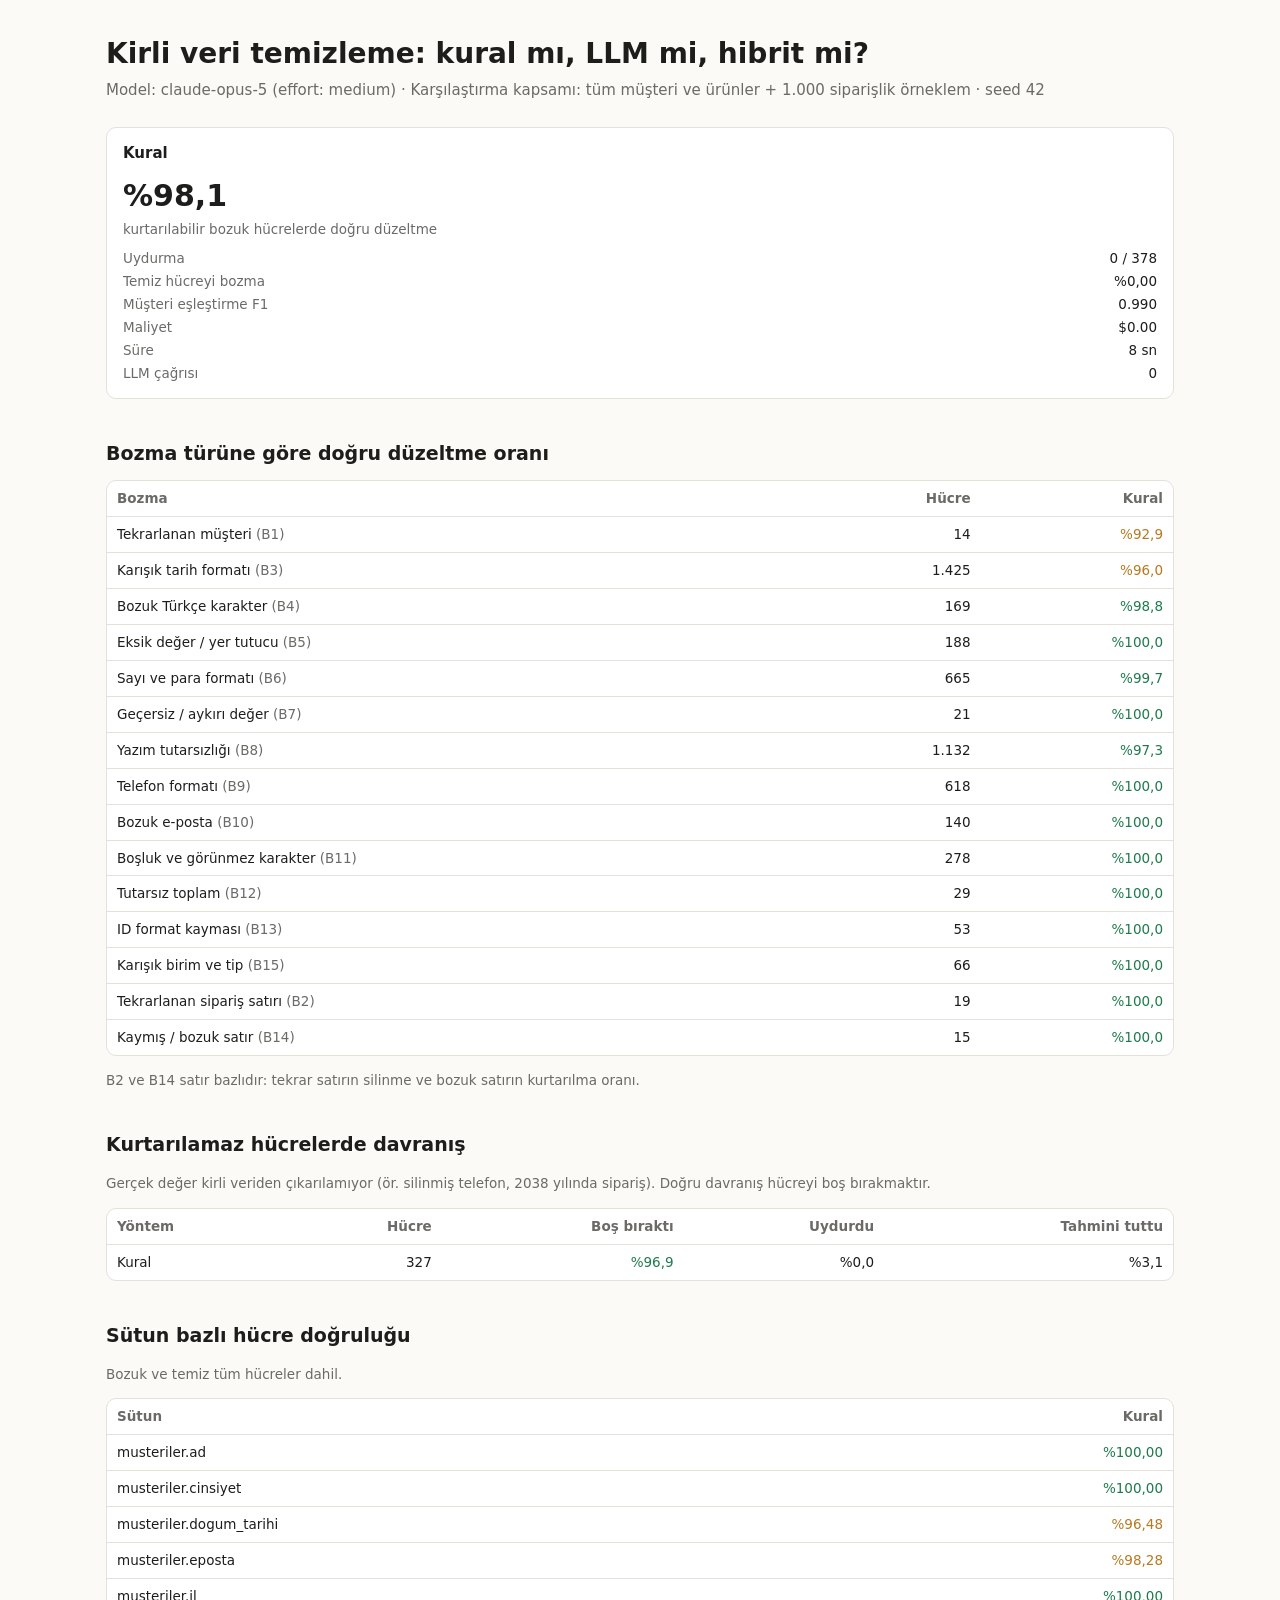
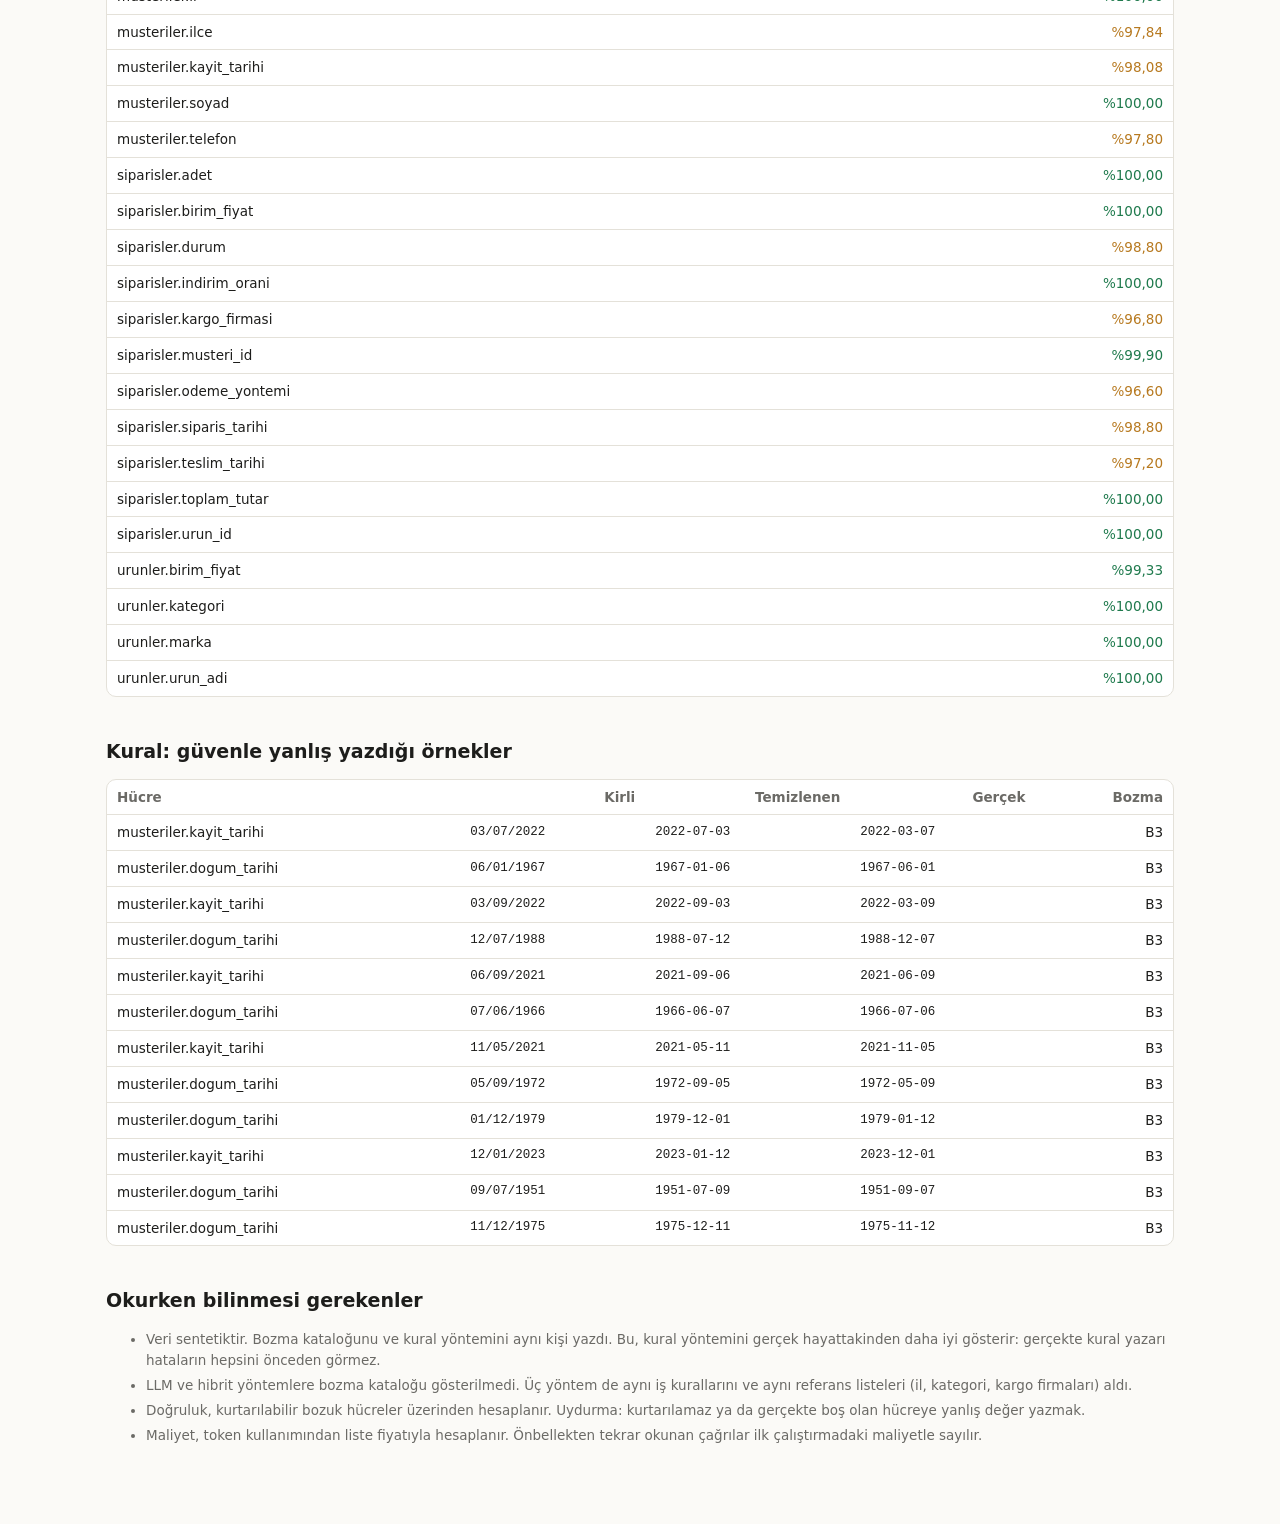
<file: ornek_sonuc/rapor.html>
<!doctype html><html lang='tr'><head><meta charset='utf-8'><meta name='viewport' content='width=device-width,initial-scale=1'><title>Veri Temizleme Karşılaştırması</title><style>
:root{--bg:#fbfaf7;--fg:#1d1d1b;--soluk:#6b6a66;--cizgi:#e4e1d9;--kart:#fff;--iyi:#1f7a4d;--orta:#b7791f;
--kotu:#b83232;--vurgu:#3553a8}
@media (prefers-color-scheme:dark){:root:not([data-theme="light"]){--bg:#161615;--fg:#ecebe7;--soluk:#a3a19b;
--cizgi:#34332f;--kart:#1f1f1d;--iyi:#5cc28f;--orta:#e0a84c;--kotu:#ec7272;--vurgu:#8ea6f0}}
*{box-sizing:border-box}body{margin:0;background:var(--bg);color:var(--fg);
font:15px/1.55 system-ui,-apple-system,"Segoe UI",sans-serif}
main{max-width:1100px;margin:0 auto;padding:32px 16px 64px}h1{font-size:28px;margin:0 0 4px}
h2{font-size:19px;margin:40px 0 12px}.alt{color:var(--soluk);margin:0 0 24px}
.kartlar{display:grid;grid-template-columns:repeat(auto-fit,minmax(230px,1fr));gap:12px}
.kart{min-width:0;overflow-wrap:anywhere;background:var(--kart);border:1px solid var(--cizgi);border-radius:10px;padding:14px 16px}
.kart h3{margin:0 0 8px;font-size:15px}.buyuk{font-size:30px;font-weight:650;font-variant-numeric:tabular-nums}
.kart dl{display:grid;grid-template-columns:1fr auto;gap:2px 12px;margin:8px 0 0;font-size:13.5px}
.kart dt{color:var(--soluk)}.kart dd{margin:0;text-align:right;font-variant-numeric:tabular-nums}
.tablo{overflow-x:auto;border:1px solid var(--cizgi);border-radius:10px;background:var(--kart)}
table{border-collapse:collapse;width:100%;font-size:13.5px}
th,td{padding:7px 10px;border-bottom:1px solid var(--cizgi);text-align:right;white-space:nowrap}
th:first-child,td:first-child{text-align:left}th{color:var(--soluk);font-weight:600}
tr:last-child td{border-bottom:none}td.iyi{color:var(--iyi)}td.orta{color:var(--orta)}td.kotu{color:var(--kotu)}
td.kod{font-family:ui-monospace,monospace;font-size:12.5px;text-align:left;white-space:normal;word-break:break-all}
.not{color:var(--soluk);font-size:13.5px}.not li{margin:4px 0}.atlandi{color:var(--soluk);font-style:italic}
</style></head><body><main><h1>Kirli veri temizleme: kural mı, LLM mi, hibrit mi?</h1><p class='alt'>Model: claude-opus-5 (effort: medium) · Karşılaştırma kapsamı: tüm müşteri ve ürünler + 1.000 siparişlik örneklem · seed 42</p><div class='kartlar'><div class='kart'><h3>Kural</h3><div class='buyuk'>%98,1</div><div class='not'>kurtarılabilir bozuk hücrelerde doğru düzeltme</div><dl><dt>Uydurma</dt><dd>0 / 378</dd><dt>Temiz hücreyi bozma</dt><dd>%0,00</dd><dt>Müşteri eşleştirme F1</dt><dd>0.990</dd><dt>Maliyet</dt><dd>$0.00</dd><dt>Süre</dt><dd>8 sn</dd><dt>LLM çağrısı</dt><dd>0</dd></dl></div></div><h2>Bozma türüne göre doğru düzeltme oranı</h2><div class='tablo'><table><thead><tr><th>Bozma</th><th>Hücre</th><th>Kural</th></tr></thead><tbody><tr><td>Tekrarlanan müşteri <span class='not'>(B1)</span></td><td>14</td><td class='orta'>%92,9</td></tr><tr><td>Karışık tarih formatı <span class='not'>(B3)</span></td><td>1.425</td><td class='orta'>%96,0</td></tr><tr><td>Bozuk Türkçe karakter <span class='not'>(B4)</span></td><td>169</td><td class='iyi'>%98,8</td></tr><tr><td>Eksik değer / yer tutucu <span class='not'>(B5)</span></td><td>188</td><td class='iyi'>%100,0</td></tr><tr><td>Sayı ve para formatı <span class='not'>(B6)</span></td><td>665</td><td class='iyi'>%99,7</td></tr><tr><td>Geçersiz / aykırı değer <span class='not'>(B7)</span></td><td>21</td><td class='iyi'>%100,0</td></tr><tr><td>Yazım tutarsızlığı <span class='not'>(B8)</span></td><td>1.132</td><td class='iyi'>%97,3</td></tr><tr><td>Telefon formatı <span class='not'>(B9)</span></td><td>618</td><td class='iyi'>%100,0</td></tr><tr><td>Bozuk e-posta <span class='not'>(B10)</span></td><td>140</td><td class='iyi'>%100,0</td></tr><tr><td>Boşluk ve görünmez karakter <span class='not'>(B11)</span></td><td>278</td><td class='iyi'>%100,0</td></tr><tr><td>Tutarsız toplam <span class='not'>(B12)</span></td><td>29</td><td class='iyi'>%100,0</td></tr><tr><td>ID format kayması <span class='not'>(B13)</span></td><td>53</td><td class='iyi'>%100,0</td></tr><tr><td>Karışık birim ve tip <span class='not'>(B15)</span></td><td>66</td><td class='iyi'>%100,0</td></tr><tr><td>Tekrarlanan sipariş satırı <span class='not'>(B2)</span></td><td>19</td><td class='iyi'>%100,0</td></tr><tr><td>Kaymış / bozuk satır <span class='not'>(B14)</span></td><td>15</td><td class='iyi'>%100,0</td></tr></tbody></table></div><p class='not'>B2 ve B14 satır bazlıdır: tekrar satırın silinme ve bozuk satırın kurtarılma oranı.</p><h2>Kurtarılamaz hücrelerde davranış</h2><p class='not'>Gerçek değer kirli veriden çıkarılamıyor (ör. silinmiş telefon, 2038 yılında sipariş). Doğru davranış hücreyi boş bırakmaktır.</p><div class='tablo'><table><thead><tr><th>Yöntem</th><th>Hücre</th><th>Boş bıraktı</th><th>Uydurdu</th><th>Tahmini tuttu</th></tr></thead><tbody><tr><td>Kural</td><td>327</td><td class='iyi'>%96,9</td><td class=''>%0,0</td><td>%3,1</td></tr></tbody></table></div><h2>Sütun bazlı hücre doğruluğu</h2><p class='not'>Bozuk ve temiz tüm hücreler dahil.</p><div class='tablo'><table><thead><tr><th>Sütun</th><th>Kural</th></tr></thead><tbody><tr><td>musteriler.ad</td><td class='iyi'>%100,00</td></tr><tr><td>musteriler.cinsiyet</td><td class='iyi'>%100,00</td></tr><tr><td>musteriler.dogum_tarihi</td><td class='orta'>%96,48</td></tr><tr><td>musteriler.eposta</td><td class='orta'>%98,28</td></tr><tr><td>musteriler.il</td><td class='iyi'>%100,00</td></tr><tr><td>musteriler.ilce</td><td class='orta'>%97,84</td></tr><tr><td>musteriler.kayit_tarihi</td><td class='orta'>%98,08</td></tr><tr><td>musteriler.soyad</td><td class='iyi'>%100,00</td></tr><tr><td>musteriler.telefon</td><td class='orta'>%97,80</td></tr><tr><td>siparisler.adet</td><td class='iyi'>%100,00</td></tr><tr><td>siparisler.birim_fiyat</td><td class='iyi'>%100,00</td></tr><tr><td>siparisler.durum</td><td class='orta'>%98,80</td></tr><tr><td>siparisler.indirim_orani</td><td class='iyi'>%100,00</td></tr><tr><td>siparisler.kargo_firmasi</td><td class='orta'>%96,80</td></tr><tr><td>siparisler.musteri_id</td><td class='iyi'>%99,90</td></tr><tr><td>siparisler.odeme_yontemi</td><td class='orta'>%96,60</td></tr><tr><td>siparisler.siparis_tarihi</td><td class='orta'>%98,80</td></tr><tr><td>siparisler.teslim_tarihi</td><td class='orta'>%97,20</td></tr><tr><td>siparisler.toplam_tutar</td><td class='iyi'>%100,00</td></tr><tr><td>siparisler.urun_id</td><td class='iyi'>%100,00</td></tr><tr><td>urunler.birim_fiyat</td><td class='iyi'>%99,33</td></tr><tr><td>urunler.kategori</td><td class='iyi'>%100,00</td></tr><tr><td>urunler.marka</td><td class='iyi'>%100,00</td></tr><tr><td>urunler.urun_adi</td><td class='iyi'>%100,00</td></tr></tbody></table></div><h2>Kural: güvenle yanlış yazdığı örnekler</h2><div class='tablo'><table><thead><tr><th>Hücre</th><th>Kirli</th><th>Temizlenen</th><th>Gerçek</th><th>Bozma</th></tr></thead><tbody><tr><td>musteriler.kayit_tarihi</td><td class='kod'>03/07/2022</td><td class='kod'>2022-07-03</td><td class='kod'>2022-03-07</td><td>B3</td></tr><tr><td>musteriler.dogum_tarihi</td><td class='kod'>06/01/1967</td><td class='kod'>1967-01-06</td><td class='kod'>1967-06-01</td><td>B3</td></tr><tr><td>musteriler.kayit_tarihi</td><td class='kod'>03/09/2022</td><td class='kod'>2022-09-03</td><td class='kod'>2022-03-09</td><td>B3</td></tr><tr><td>musteriler.dogum_tarihi</td><td class='kod'>12/07/1988</td><td class='kod'>1988-07-12</td><td class='kod'>1988-12-07</td><td>B3</td></tr><tr><td>musteriler.kayit_tarihi</td><td class='kod'>06/09/2021</td><td class='kod'>2021-09-06</td><td class='kod'>2021-06-09</td><td>B3</td></tr><tr><td>musteriler.dogum_tarihi</td><td class='kod'>07/06/1966</td><td class='kod'>1966-06-07</td><td class='kod'>1966-07-06</td><td>B3</td></tr><tr><td>musteriler.kayit_tarihi</td><td class='kod'>11/05/2021</td><td class='kod'>2021-05-11</td><td class='kod'>2021-11-05</td><td>B3</td></tr><tr><td>musteriler.dogum_tarihi</td><td class='kod'>05/09/1972</td><td class='kod'>1972-09-05</td><td class='kod'>1972-05-09</td><td>B3</td></tr><tr><td>musteriler.dogum_tarihi</td><td class='kod'>01/12/1979</td><td class='kod'>1979-12-01</td><td class='kod'>1979-01-12</td><td>B3</td></tr><tr><td>musteriler.kayit_tarihi</td><td class='kod'>12/01/2023</td><td class='kod'>2023-01-12</td><td class='kod'>2023-12-01</td><td>B3</td></tr><tr><td>musteriler.dogum_tarihi</td><td class='kod'>09/07/1951</td><td class='kod'>1951-07-09</td><td class='kod'>1951-09-07</td><td>B3</td></tr><tr><td>musteriler.dogum_tarihi</td><td class='kod'>11/12/1975</td><td class='kod'>1975-12-11</td><td class='kod'>1975-11-12</td><td>B3</td></tr></tbody></table></div><h2>Okurken bilinmesi gerekenler</h2><ul class='not'><li>Veri sentetiktir. Bozma kataloğunu ve kural yöntemini aynı kişi yazdı. Bu, kural yöntemini gerçek hayattakinden daha iyi gösterir: gerçekte kural yazarı hataların hepsini önceden görmez.</li><li>LLM ve hibrit yöntemlere bozma kataloğu gösterilmedi. Üç yöntem de aynı iş kurallarını ve aynı referans listeleri (il, kategori, kargo firmaları) aldı.</li><li>Doğruluk, kurtarılabilir bozuk hücreler üzerinden hesaplanır. Uydurma: kurtarılamaz ya da gerçekte boş olan hücreye yanlış değer yazmak.</li><li>Maliyet, token kullanımından liste fiyatıyla hesaplanır. Önbellekten tekrar okunan çağrılar ilk çalıştırmadaki maliyetle sayılır.</li></ul></main></body></html>
</file>
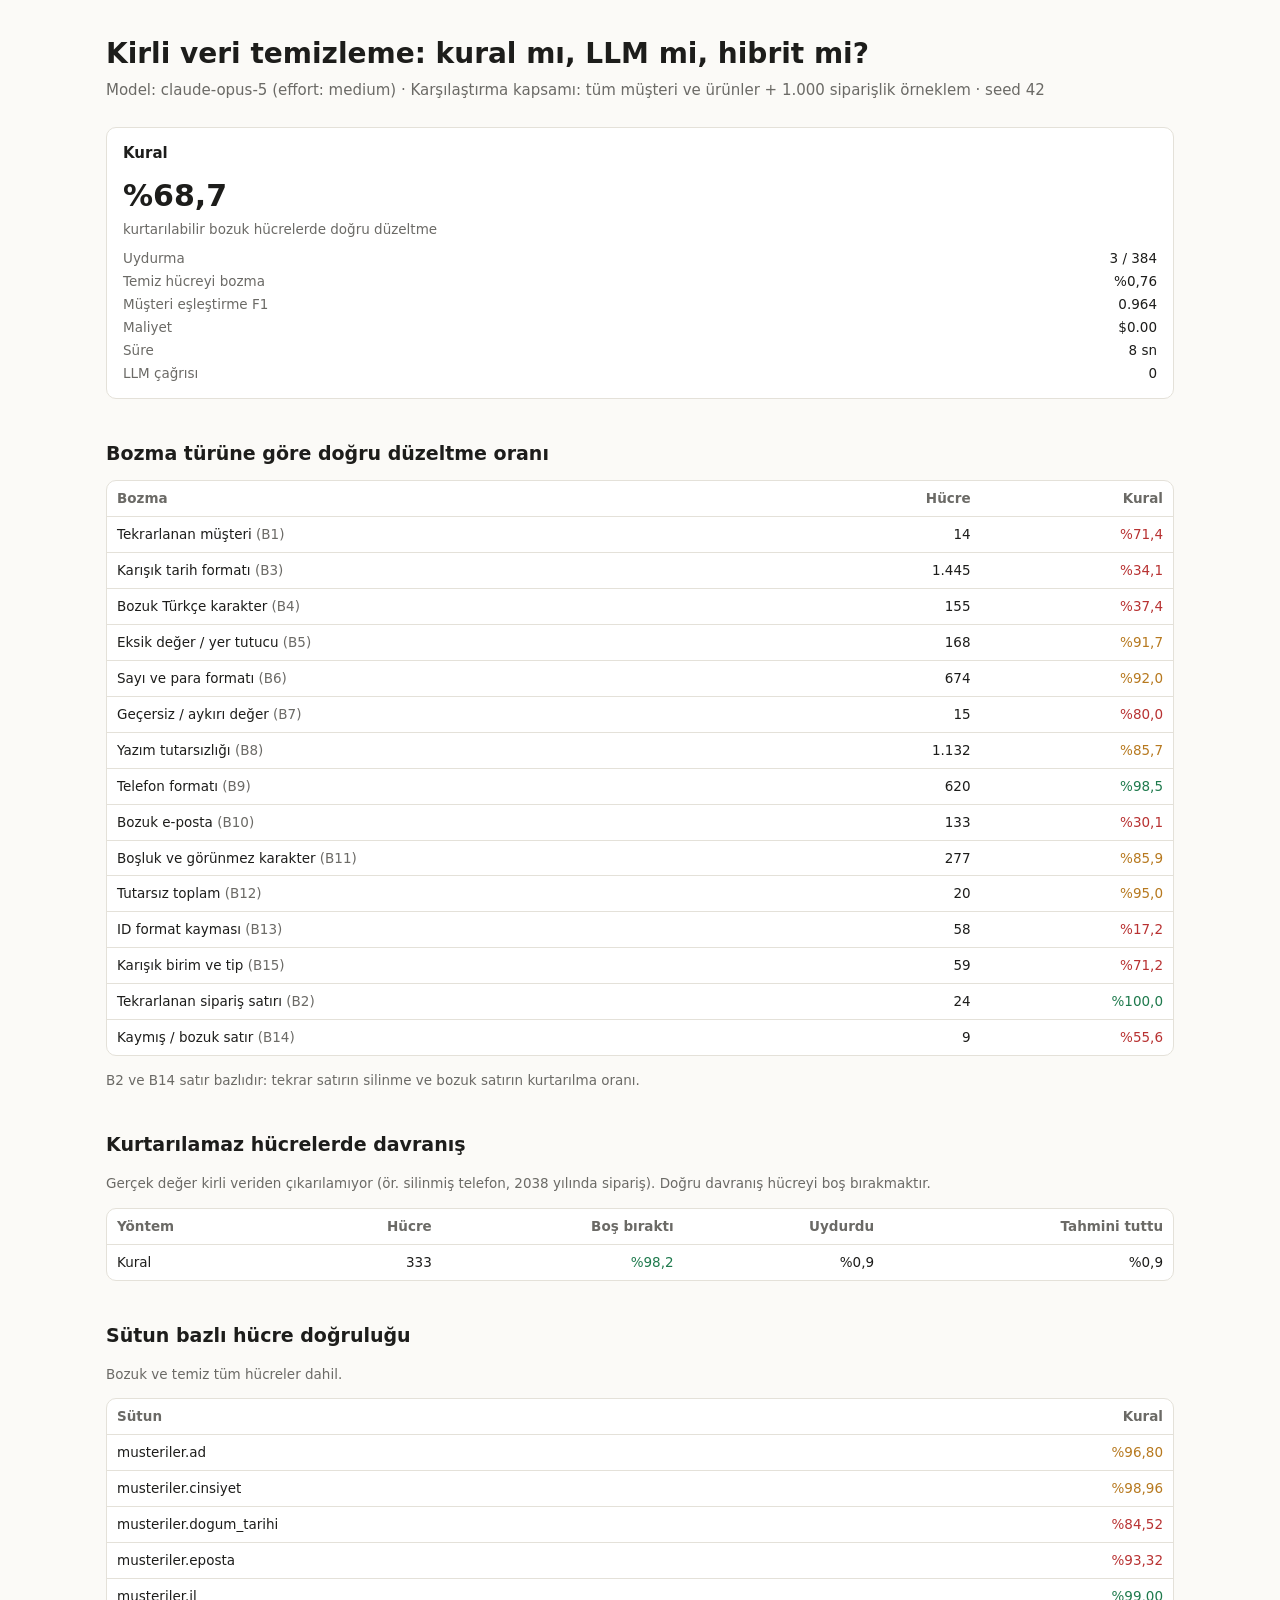
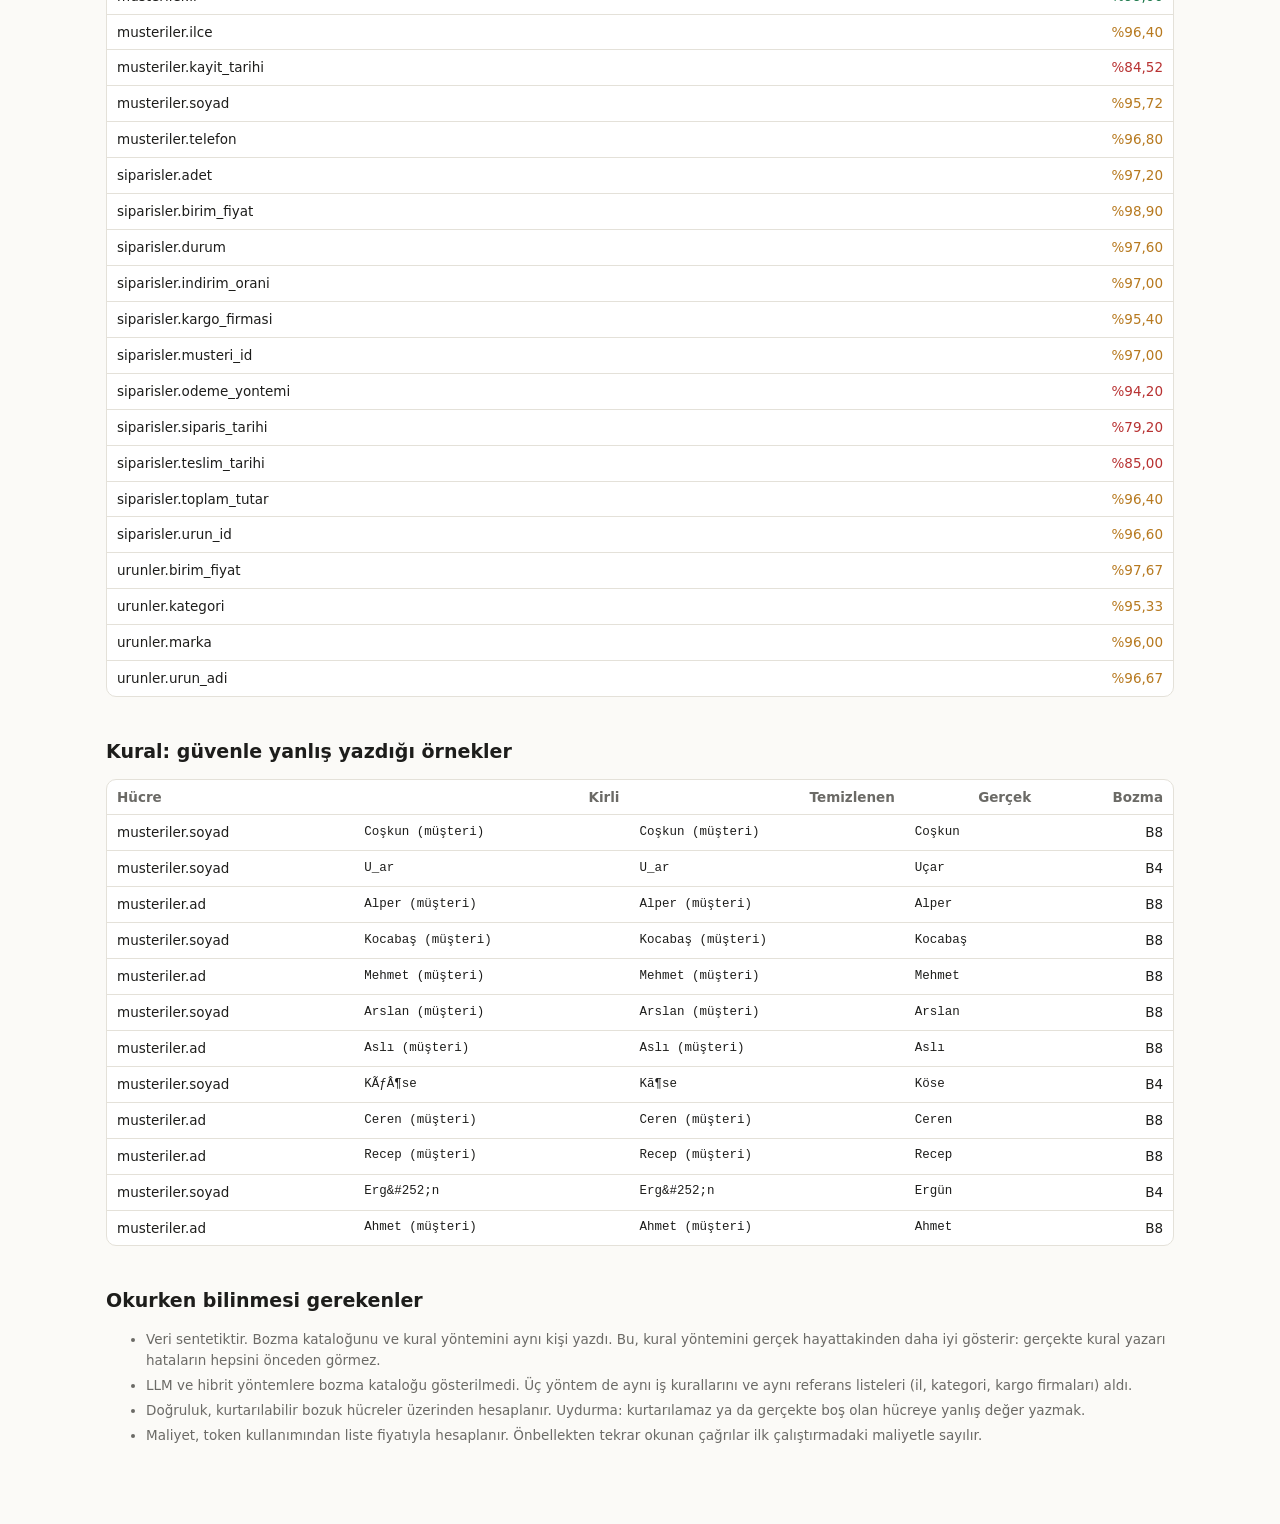
<file: ornek_sonuc/bolum2/rapor.html>
<!doctype html><html lang='tr'><head><meta charset='utf-8'><meta name='viewport' content='width=device-width,initial-scale=1'><title>Veri Temizleme Karşılaştırması</title><style>
:root{--bg:#fbfaf7;--fg:#1d1d1b;--soluk:#6b6a66;--cizgi:#e4e1d9;--kart:#fff;--iyi:#1f7a4d;--orta:#b7791f;
--kotu:#b83232;--vurgu:#3553a8}
@media (prefers-color-scheme:dark){:root:not([data-theme="light"]){--bg:#161615;--fg:#ecebe7;--soluk:#a3a19b;
--cizgi:#34332f;--kart:#1f1f1d;--iyi:#5cc28f;--orta:#e0a84c;--kotu:#ec7272;--vurgu:#8ea6f0}}
*{box-sizing:border-box}body{margin:0;background:var(--bg);color:var(--fg);
font:15px/1.55 system-ui,-apple-system,"Segoe UI",sans-serif}
main{max-width:1100px;margin:0 auto;padding:32px 16px 64px}h1{font-size:28px;margin:0 0 4px}
h2{font-size:19px;margin:40px 0 12px}.alt{color:var(--soluk);margin:0 0 24px}
.kartlar{display:grid;grid-template-columns:repeat(auto-fit,minmax(230px,1fr));gap:12px}
.kart{min-width:0;overflow-wrap:anywhere;background:var(--kart);border:1px solid var(--cizgi);border-radius:10px;padding:14px 16px}
.kart h3{margin:0 0 8px;font-size:15px}.buyuk{font-size:30px;font-weight:650;font-variant-numeric:tabular-nums}
.kart dl{display:grid;grid-template-columns:1fr auto;gap:2px 12px;margin:8px 0 0;font-size:13.5px}
.kart dt{color:var(--soluk)}.kart dd{margin:0;text-align:right;font-variant-numeric:tabular-nums}
.tablo{overflow-x:auto;border:1px solid var(--cizgi);border-radius:10px;background:var(--kart)}
table{border-collapse:collapse;width:100%;font-size:13.5px}
th,td{padding:7px 10px;border-bottom:1px solid var(--cizgi);text-align:right;white-space:nowrap}
th:first-child,td:first-child{text-align:left}th{color:var(--soluk);font-weight:600}
tr:last-child td{border-bottom:none}td.iyi{color:var(--iyi)}td.orta{color:var(--orta)}td.kotu{color:var(--kotu)}
td.kod{font-family:ui-monospace,monospace;font-size:12.5px;text-align:left;white-space:normal;word-break:break-all}
.not{color:var(--soluk);font-size:13.5px}.not li{margin:4px 0}.atlandi{color:var(--soluk);font-style:italic}
</style></head><body><main><h1>Kirli veri temizleme: kural mı, LLM mi, hibrit mi?</h1><p class='alt'>Model: claude-opus-5 (effort: medium) · Karşılaştırma kapsamı: tüm müşteri ve ürünler + 1.000 siparişlik örneklem · seed 42</p><div class='kartlar'><div class='kart'><h3>Kural</h3><div class='buyuk'>%68,7</div><div class='not'>kurtarılabilir bozuk hücrelerde doğru düzeltme</div><dl><dt>Uydurma</dt><dd>3 / 384</dd><dt>Temiz hücreyi bozma</dt><dd>%0,76</dd><dt>Müşteri eşleştirme F1</dt><dd>0.964</dd><dt>Maliyet</dt><dd>$0.00</dd><dt>Süre</dt><dd>8 sn</dd><dt>LLM çağrısı</dt><dd>0</dd></dl></div></div><h2>Bozma türüne göre doğru düzeltme oranı</h2><div class='tablo'><table><thead><tr><th>Bozma</th><th>Hücre</th><th>Kural</th></tr></thead><tbody><tr><td>Tekrarlanan müşteri <span class='not'>(B1)</span></td><td>14</td><td class='kotu'>%71,4</td></tr><tr><td>Karışık tarih formatı <span class='not'>(B3)</span></td><td>1.445</td><td class='kotu'>%34,1</td></tr><tr><td>Bozuk Türkçe karakter <span class='not'>(B4)</span></td><td>155</td><td class='kotu'>%37,4</td></tr><tr><td>Eksik değer / yer tutucu <span class='not'>(B5)</span></td><td>168</td><td class='orta'>%91,7</td></tr><tr><td>Sayı ve para formatı <span class='not'>(B6)</span></td><td>674</td><td class='orta'>%92,0</td></tr><tr><td>Geçersiz / aykırı değer <span class='not'>(B7)</span></td><td>15</td><td class='kotu'>%80,0</td></tr><tr><td>Yazım tutarsızlığı <span class='not'>(B8)</span></td><td>1.132</td><td class='orta'>%85,7</td></tr><tr><td>Telefon formatı <span class='not'>(B9)</span></td><td>620</td><td class='iyi'>%98,5</td></tr><tr><td>Bozuk e-posta <span class='not'>(B10)</span></td><td>133</td><td class='kotu'>%30,1</td></tr><tr><td>Boşluk ve görünmez karakter <span class='not'>(B11)</span></td><td>277</td><td class='orta'>%85,9</td></tr><tr><td>Tutarsız toplam <span class='not'>(B12)</span></td><td>20</td><td class='orta'>%95,0</td></tr><tr><td>ID format kayması <span class='not'>(B13)</span></td><td>58</td><td class='kotu'>%17,2</td></tr><tr><td>Karışık birim ve tip <span class='not'>(B15)</span></td><td>59</td><td class='kotu'>%71,2</td></tr><tr><td>Tekrarlanan sipariş satırı <span class='not'>(B2)</span></td><td>24</td><td class='iyi'>%100,0</td></tr><tr><td>Kaymış / bozuk satır <span class='not'>(B14)</span></td><td>9</td><td class='kotu'>%55,6</td></tr></tbody></table></div><p class='not'>B2 ve B14 satır bazlıdır: tekrar satırın silinme ve bozuk satırın kurtarılma oranı.</p><h2>Kurtarılamaz hücrelerde davranış</h2><p class='not'>Gerçek değer kirli veriden çıkarılamıyor (ör. silinmiş telefon, 2038 yılında sipariş). Doğru davranış hücreyi boş bırakmaktır.</p><div class='tablo'><table><thead><tr><th>Yöntem</th><th>Hücre</th><th>Boş bıraktı</th><th>Uydurdu</th><th>Tahmini tuttu</th></tr></thead><tbody><tr><td>Kural</td><td>333</td><td class='iyi'>%98,2</td><td class=''>%0,9</td><td>%0,9</td></tr></tbody></table></div><h2>Sütun bazlı hücre doğruluğu</h2><p class='not'>Bozuk ve temiz tüm hücreler dahil.</p><div class='tablo'><table><thead><tr><th>Sütun</th><th>Kural</th></tr></thead><tbody><tr><td>musteriler.ad</td><td class='orta'>%96,80</td></tr><tr><td>musteriler.cinsiyet</td><td class='orta'>%98,96</td></tr><tr><td>musteriler.dogum_tarihi</td><td class='kotu'>%84,52</td></tr><tr><td>musteriler.eposta</td><td class='kotu'>%93,32</td></tr><tr><td>musteriler.il</td><td class='iyi'>%99,00</td></tr><tr><td>musteriler.ilce</td><td class='orta'>%96,40</td></tr><tr><td>musteriler.kayit_tarihi</td><td class='kotu'>%84,52</td></tr><tr><td>musteriler.soyad</td><td class='orta'>%95,72</td></tr><tr><td>musteriler.telefon</td><td class='orta'>%96,80</td></tr><tr><td>siparisler.adet</td><td class='orta'>%97,20</td></tr><tr><td>siparisler.birim_fiyat</td><td class='orta'>%98,90</td></tr><tr><td>siparisler.durum</td><td class='orta'>%97,60</td></tr><tr><td>siparisler.indirim_orani</td><td class='orta'>%97,00</td></tr><tr><td>siparisler.kargo_firmasi</td><td class='orta'>%95,40</td></tr><tr><td>siparisler.musteri_id</td><td class='orta'>%97,00</td></tr><tr><td>siparisler.odeme_yontemi</td><td class='kotu'>%94,20</td></tr><tr><td>siparisler.siparis_tarihi</td><td class='kotu'>%79,20</td></tr><tr><td>siparisler.teslim_tarihi</td><td class='kotu'>%85,00</td></tr><tr><td>siparisler.toplam_tutar</td><td class='orta'>%96,40</td></tr><tr><td>siparisler.urun_id</td><td class='orta'>%96,60</td></tr><tr><td>urunler.birim_fiyat</td><td class='orta'>%97,67</td></tr><tr><td>urunler.kategori</td><td class='orta'>%95,33</td></tr><tr><td>urunler.marka</td><td class='orta'>%96,00</td></tr><tr><td>urunler.urun_adi</td><td class='orta'>%96,67</td></tr></tbody></table></div><h2>Kural: güvenle yanlış yazdığı örnekler</h2><div class='tablo'><table><thead><tr><th>Hücre</th><th>Kirli</th><th>Temizlenen</th><th>Gerçek</th><th>Bozma</th></tr></thead><tbody><tr><td>musteriler.soyad</td><td class='kod'>Coşkun (müşteri)</td><td class='kod'>Coşkun (müşteri)</td><td class='kod'>Coşkun</td><td>B8</td></tr><tr><td>musteriler.soyad</td><td class='kod'>U_ar</td><td class='kod'>U_ar</td><td class='kod'>Uçar</td><td>B4</td></tr><tr><td>musteriler.ad</td><td class='kod'>Alper (müşteri)</td><td class='kod'>Alper (müşteri)</td><td class='kod'>Alper</td><td>B8</td></tr><tr><td>musteriler.soyad</td><td class='kod'>Kocabaş (müşteri)</td><td class='kod'>Kocabaş (müşteri)</td><td class='kod'>Kocabaş</td><td>B8</td></tr><tr><td>musteriler.ad</td><td class='kod'>Mehmet (müşteri)</td><td class='kod'>Mehmet (müşteri)</td><td class='kod'>Mehmet</td><td>B8</td></tr><tr><td>musteriler.soyad</td><td class='kod'>Arslan (müşteri)</td><td class='kod'>Arslan (müşteri)</td><td class='kod'>Arslan</td><td>B8</td></tr><tr><td>musteriler.ad</td><td class='kod'>Aslı (müşteri)</td><td class='kod'>Aslı (müşteri)</td><td class='kod'>Aslı</td><td>B8</td></tr><tr><td>musteriler.soyad</td><td class='kod'>KÃƒÂ¶se</td><td class='kod'>Kã¶se</td><td class='kod'>Köse</td><td>B4</td></tr><tr><td>musteriler.ad</td><td class='kod'>Ceren (müşteri)</td><td class='kod'>Ceren (müşteri)</td><td class='kod'>Ceren</td><td>B8</td></tr><tr><td>musteriler.ad</td><td class='kod'>Recep (müşteri)</td><td class='kod'>Recep (müşteri)</td><td class='kod'>Recep</td><td>B8</td></tr><tr><td>musteriler.soyad</td><td class='kod'>Erg&amp;#252;n</td><td class='kod'>Erg&amp;#252;n</td><td class='kod'>Ergün</td><td>B4</td></tr><tr><td>musteriler.ad</td><td class='kod'>Ahmet (müşteri)</td><td class='kod'>Ahmet (müşteri)</td><td class='kod'>Ahmet</td><td>B8</td></tr></tbody></table></div><h2>Okurken bilinmesi gerekenler</h2><ul class='not'><li>Veri sentetiktir. Bozma kataloğunu ve kural yöntemini aynı kişi yazdı. Bu, kural yöntemini gerçek hayattakinden daha iyi gösterir: gerçekte kural yazarı hataların hepsini önceden görmez.</li><li>LLM ve hibrit yöntemlere bozma kataloğu gösterilmedi. Üç yöntem de aynı iş kurallarını ve aynı referans listeleri (il, kategori, kargo firmaları) aldı.</li><li>Doğruluk, kurtarılabilir bozuk hücreler üzerinden hesaplanır. Uydurma: kurtarılamaz ya da gerçekte boş olan hücreye yanlış değer yazmak.</li><li>Maliyet, token kullanımından liste fiyatıyla hesaplanır. Önbellekten tekrar okunan çağrılar ilk çalıştırmadaki maliyetle sayılır.</li></ul></main></body></html>
</file>
